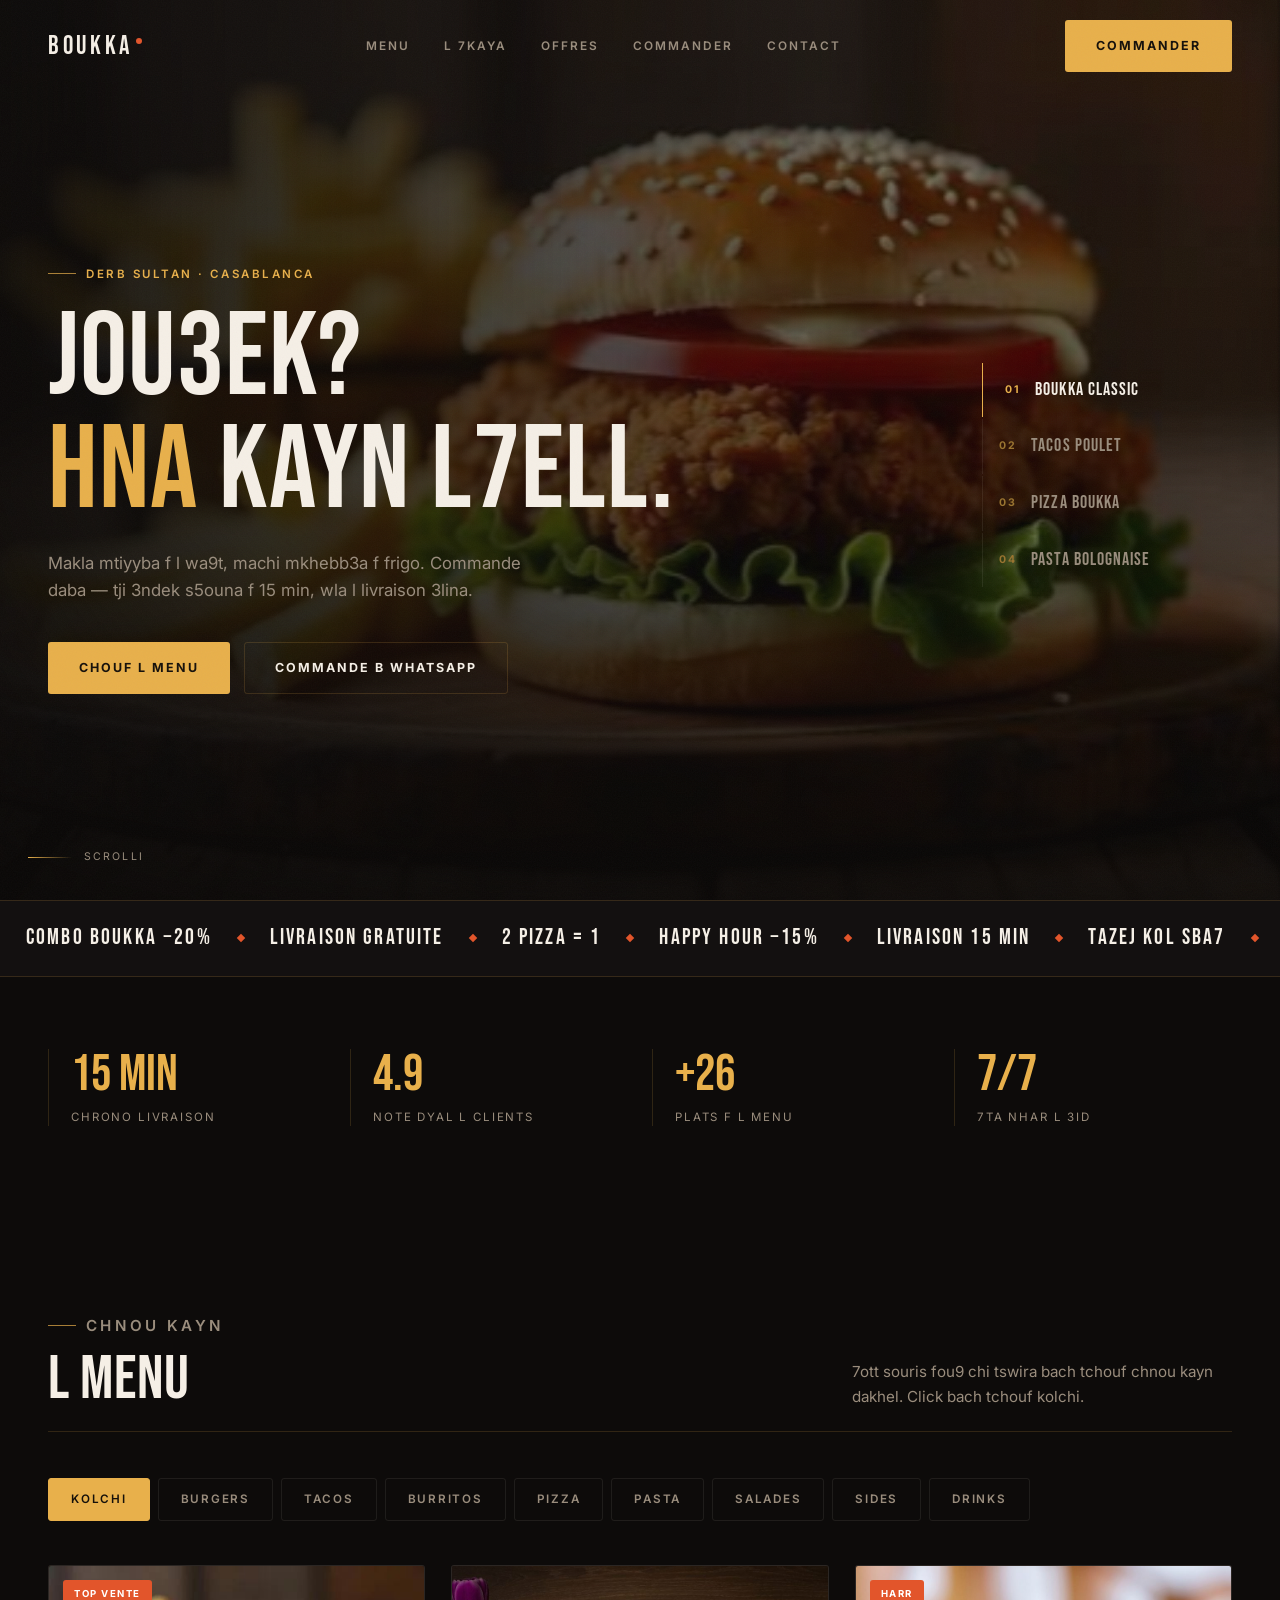
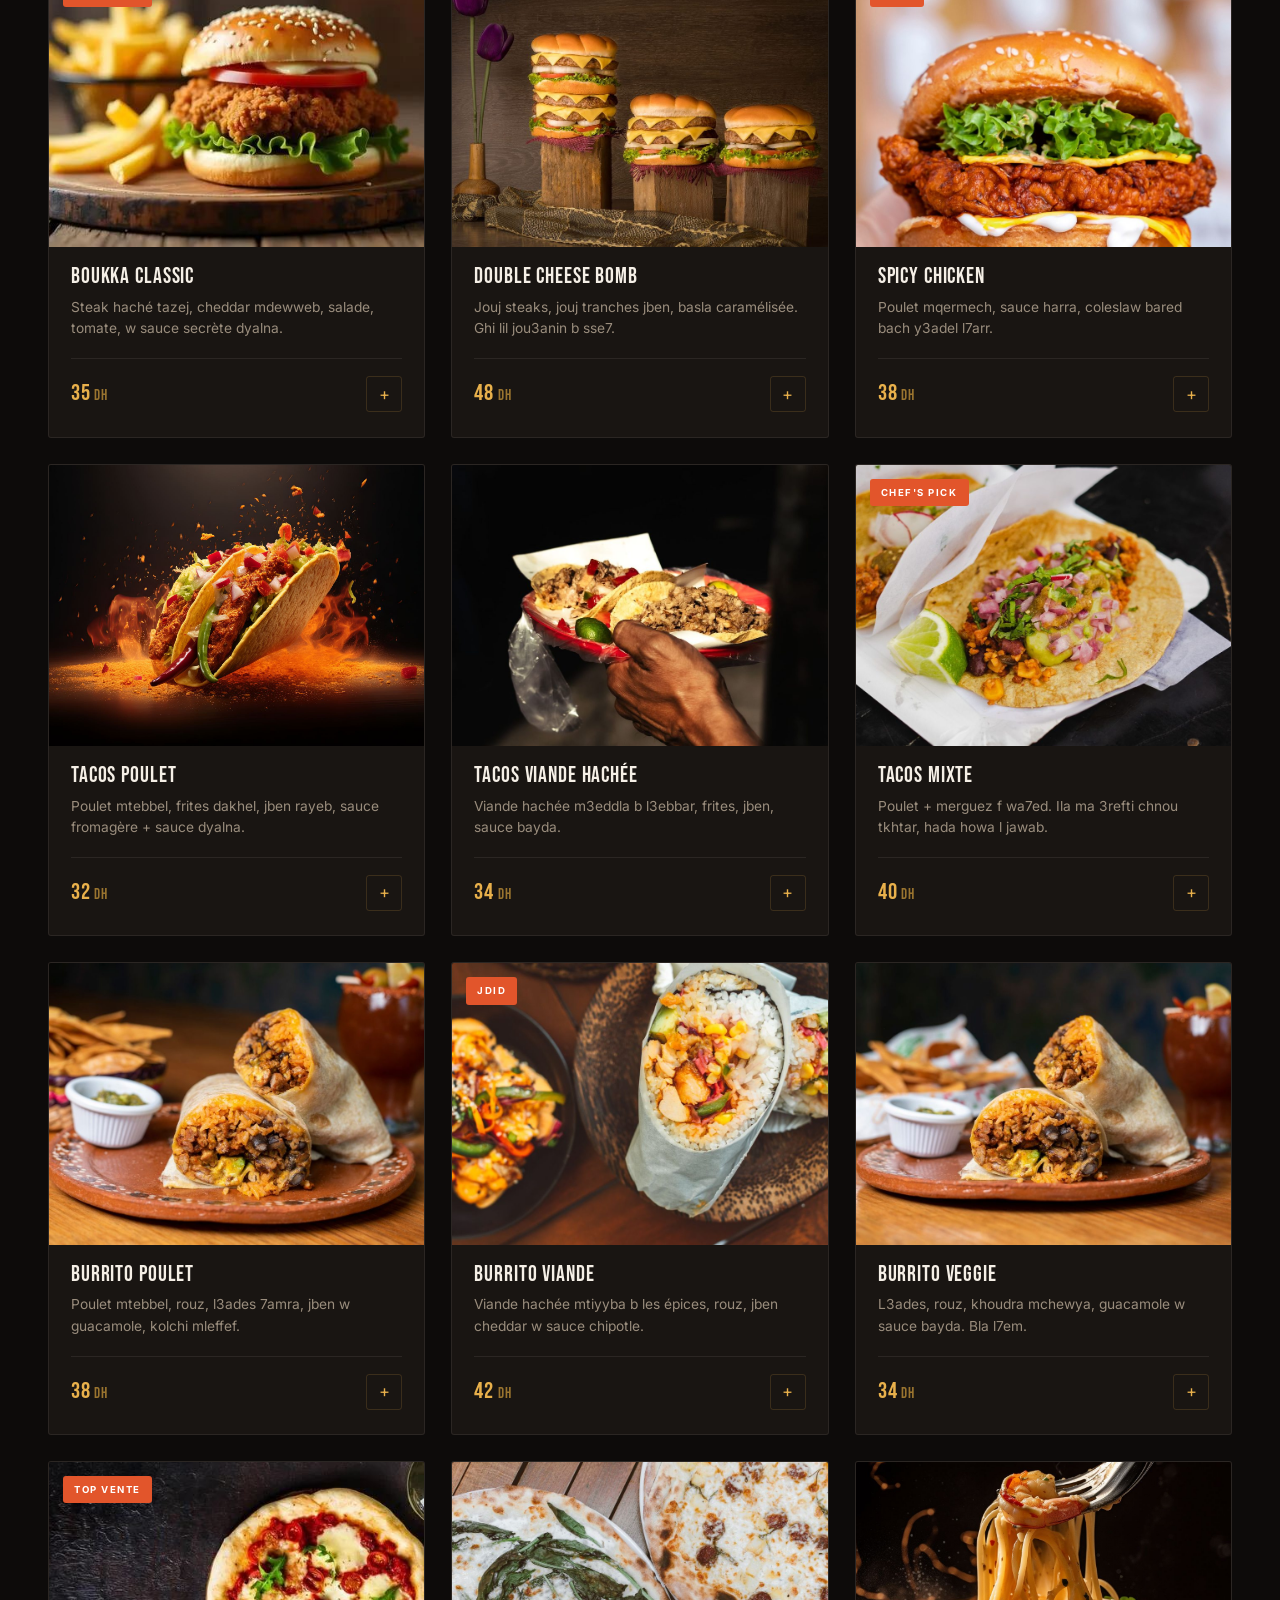
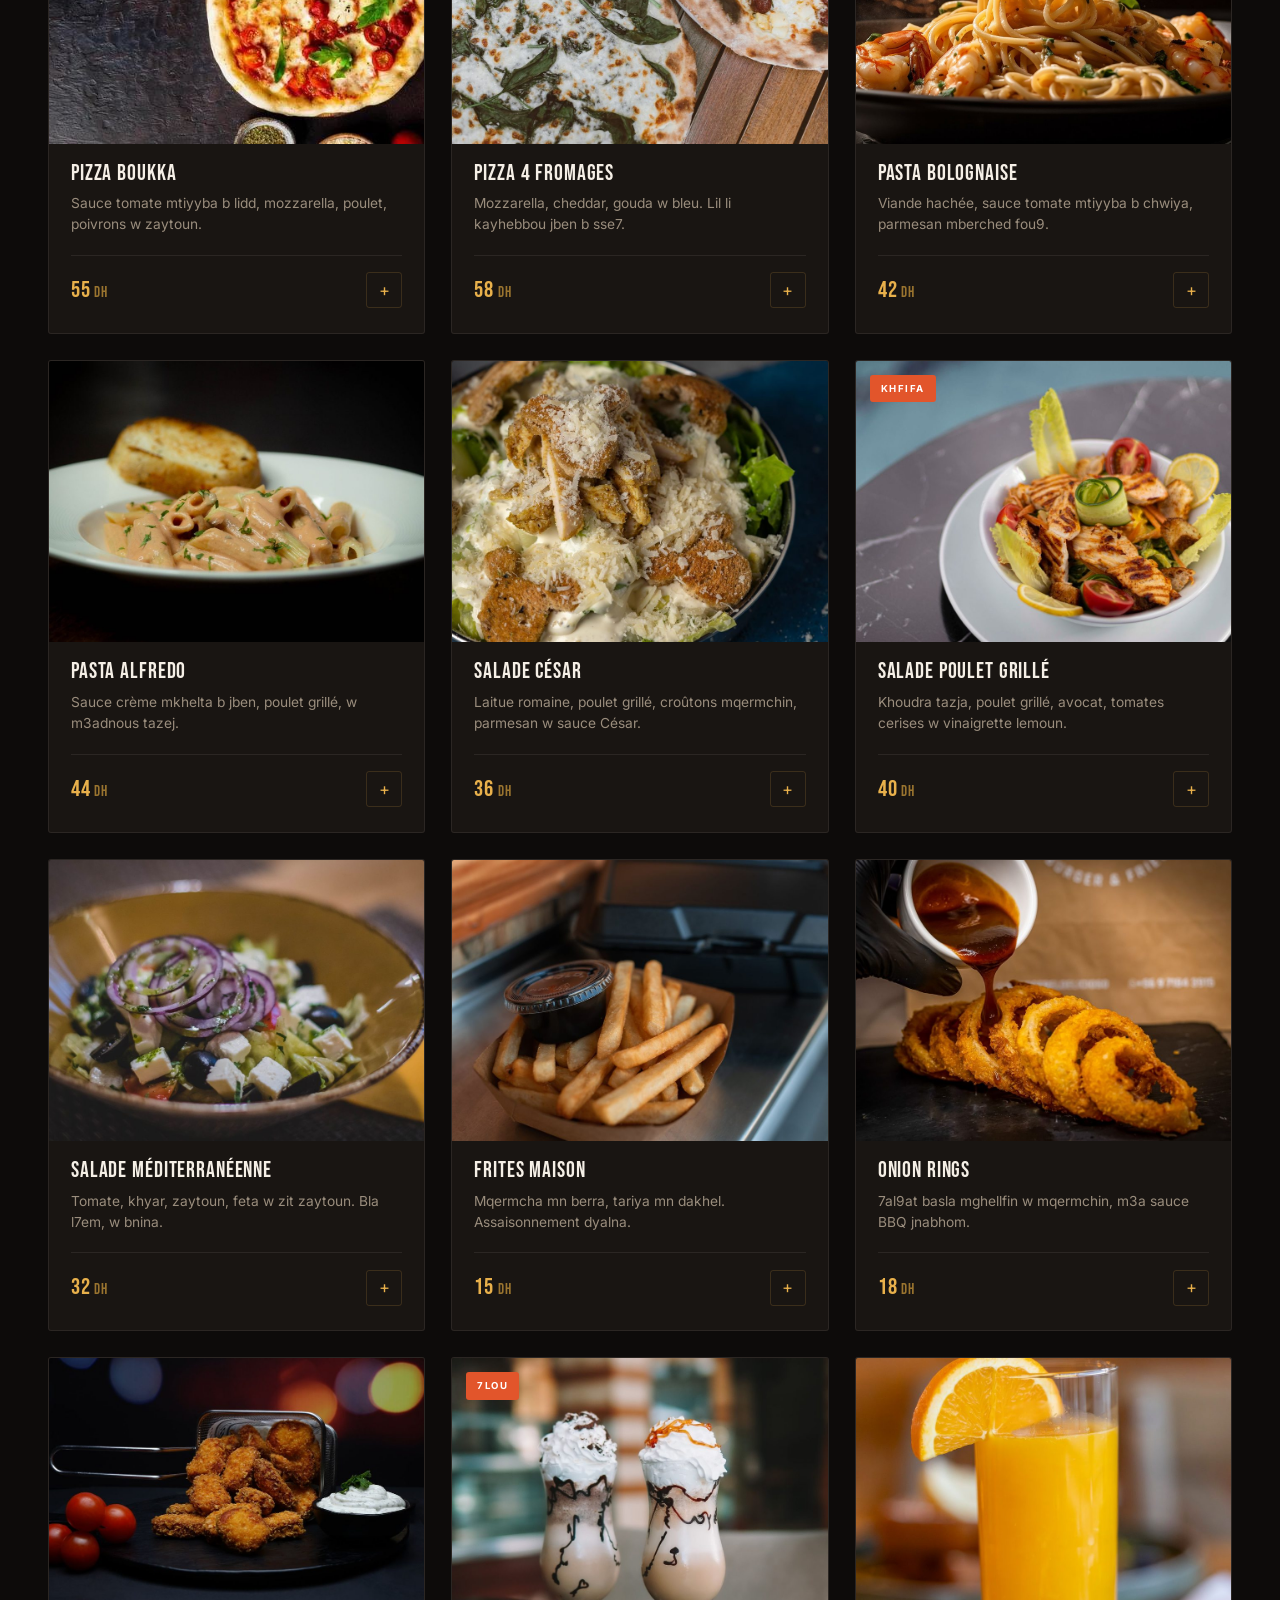
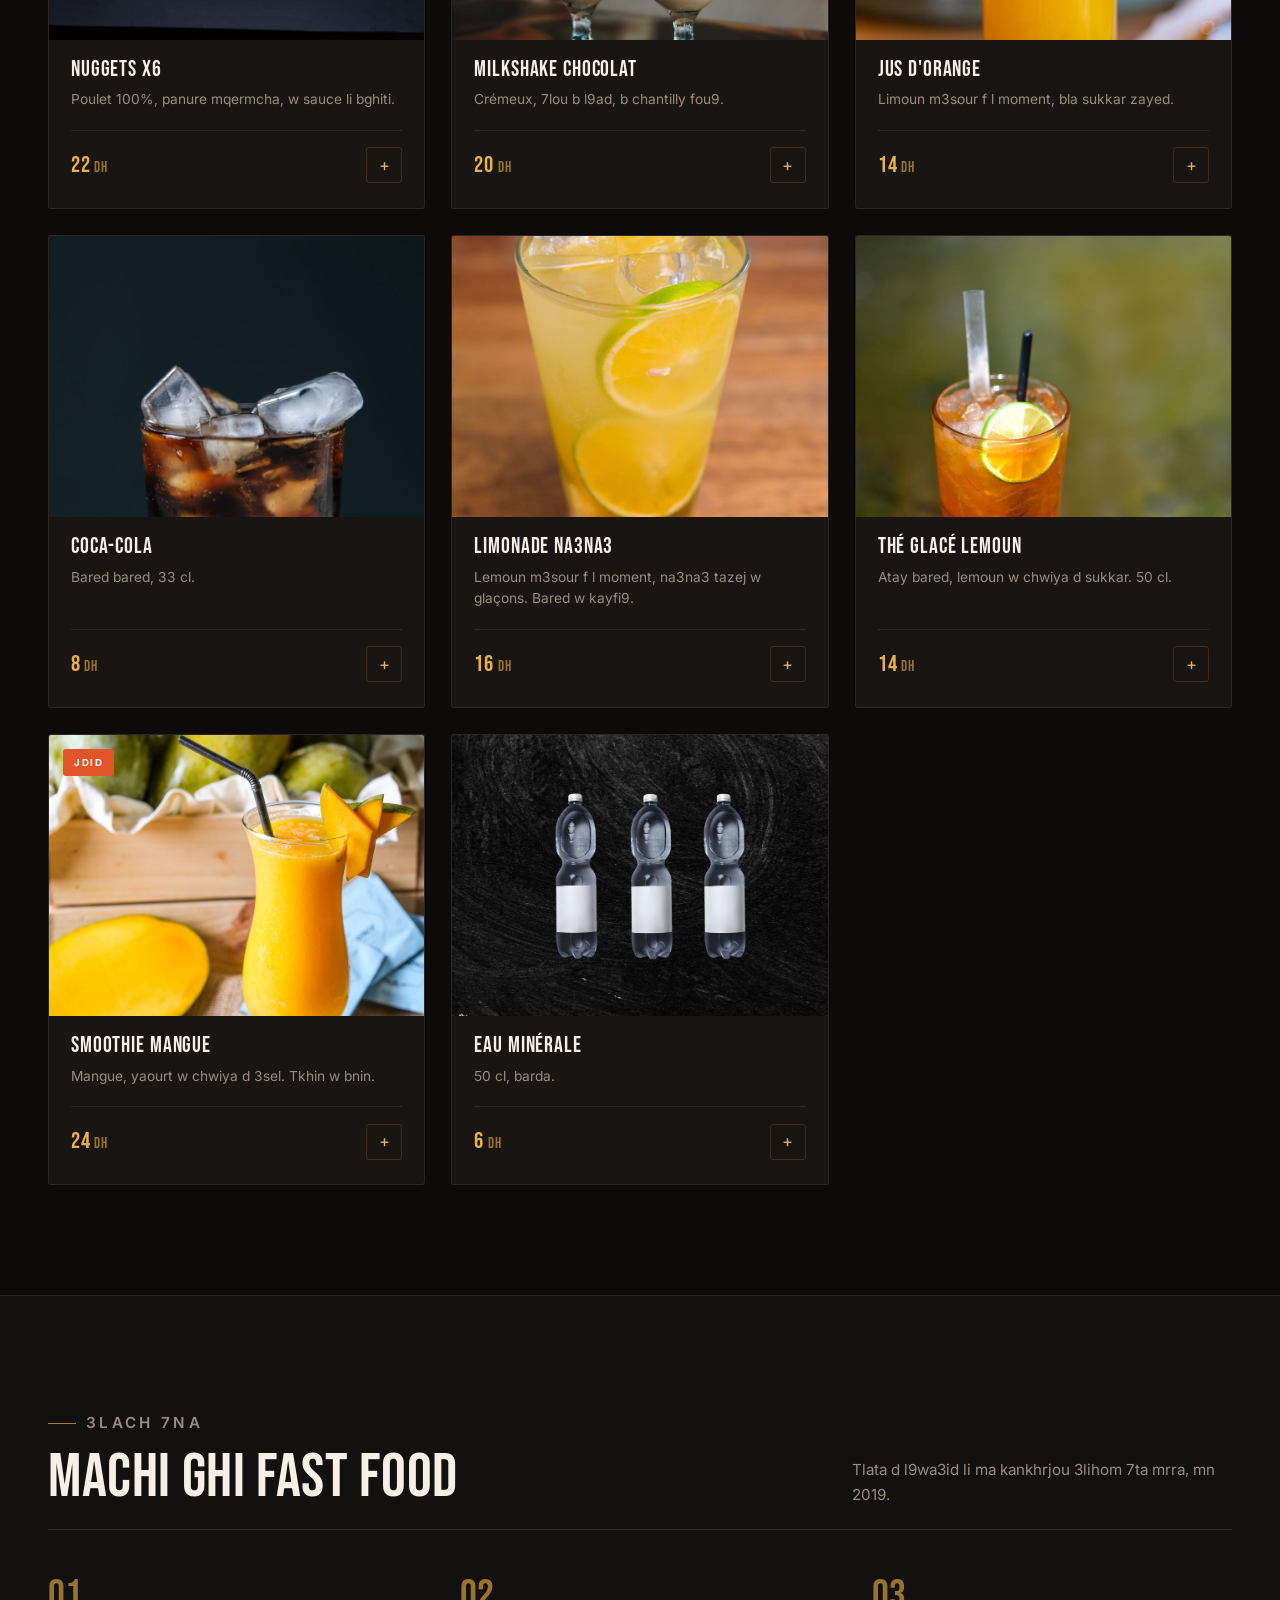
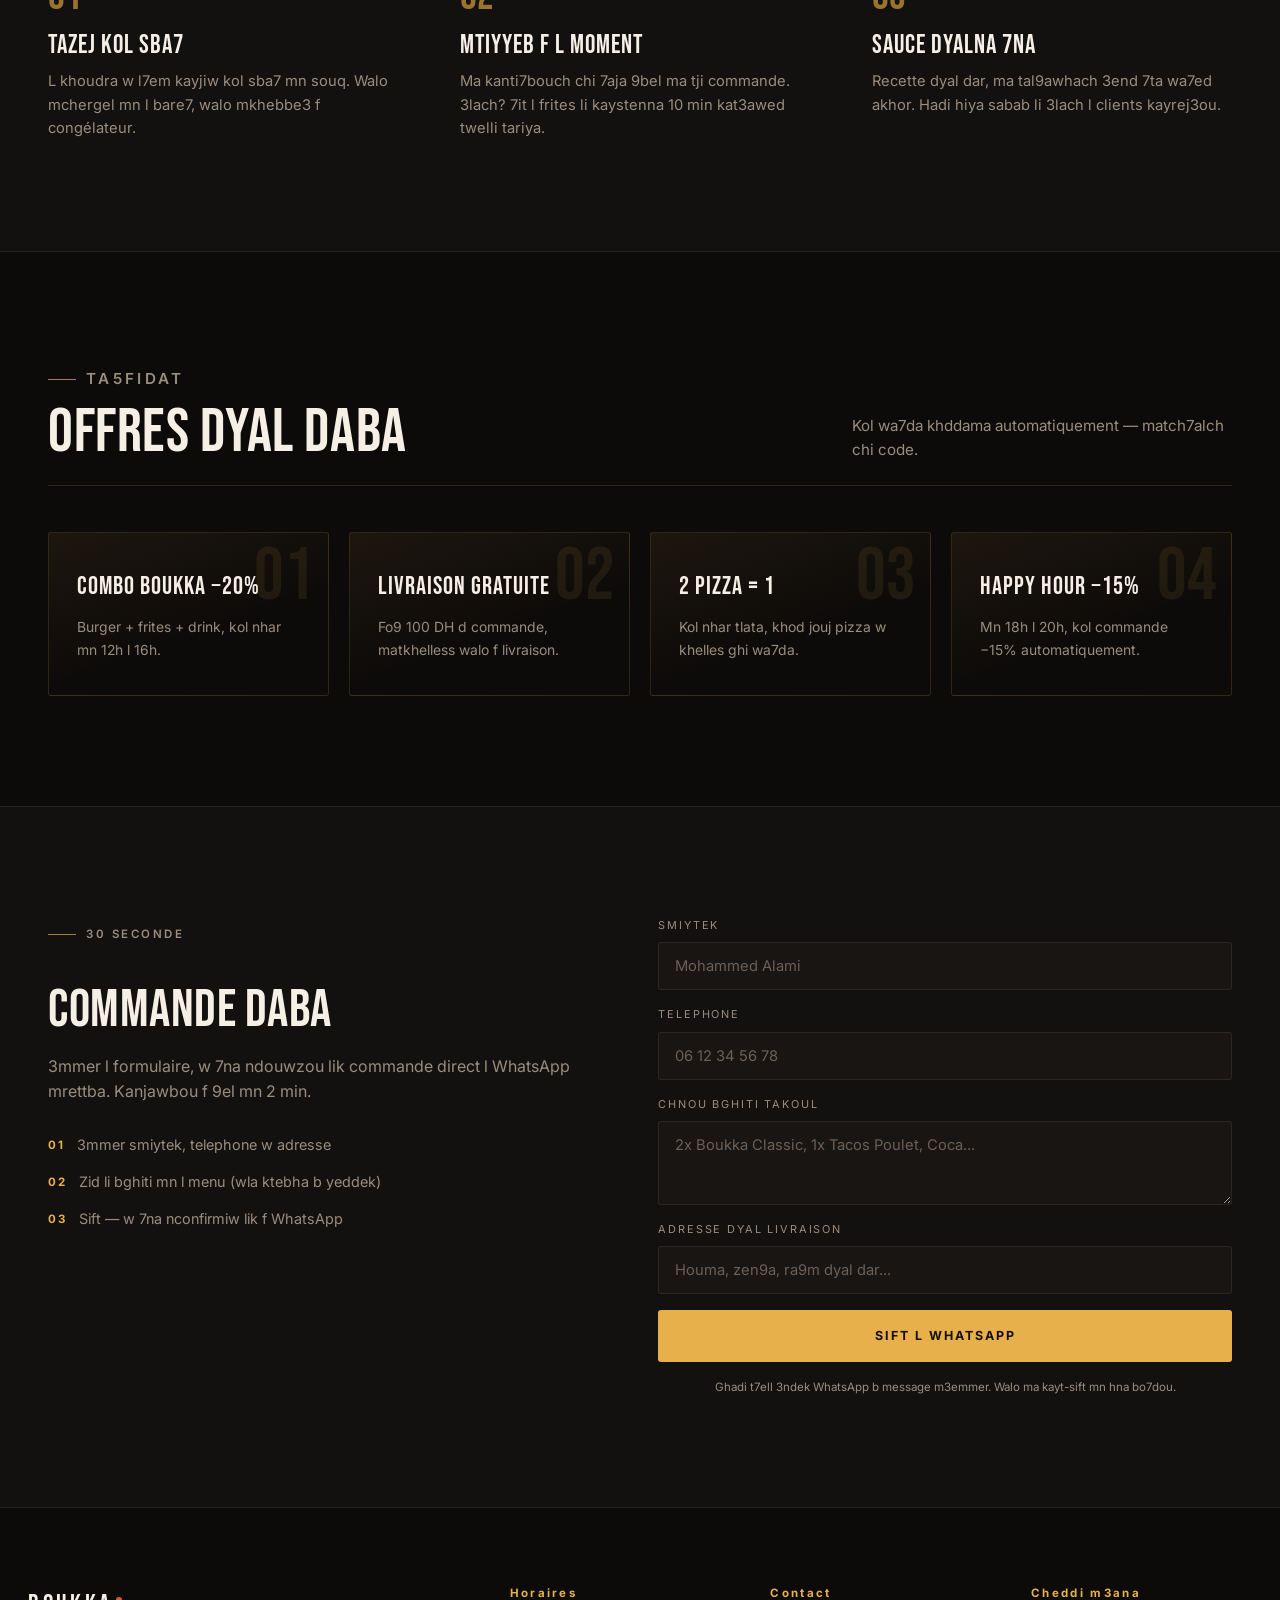
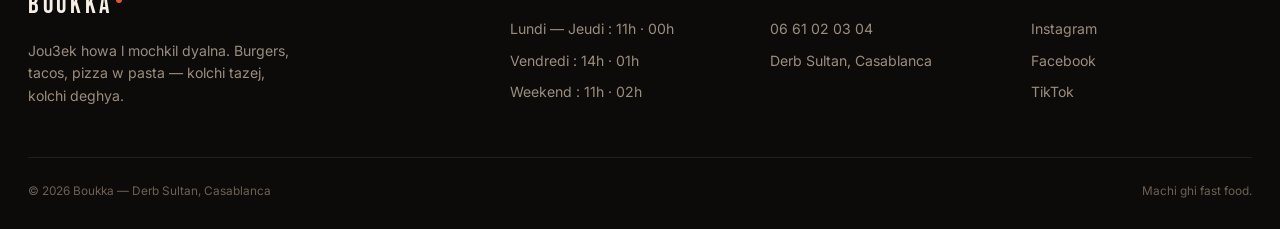
<file: index.html>
<!DOCTYPE html>
<html lang="fr">
<head>
<meta charset="UTF-8">
<meta name="viewport" content="width=device-width, initial-scale=1.0">
<title>BOUKKA — Fast Food, Casablanca</title>
<meta name="description" content="Burgers, tacos, pizza w pasta mtiyybin f l wa9t. Commande b WhatsApp, tji 3ndek f 15 min. Derb Sultan, Casablanca.">
<link rel="preconnect" href="https://fonts.googleapis.com">
<link rel="preconnect" href="https://fonts.gstatic.com" crossorigin>
<link href="https://fonts.googleapis.com/css2?family=Bebas+Neue&family=Inter:wght@400;500;600;700&display=swap" rel="stylesheet">
<link rel="stylesheet" href="style.css">
</head>
<body>

<!-- ============ NAV ============ -->
<header class="nav" id="nav">
  <div class="nav-inner">
    <a href="#top" class="logo">Boukka<i></i></a>
    <nav class="nav-links" id="navLinks">
      <a href="#menu">Menu</a>
      <a href="#story">L 7kaya</a>
      <a href="#offers">Offres</a>
      <a href="#order">Commander</a>
      <a href="#contact">Contact</a>
    </nav>
    <a href="#order" class="btn btn-gold">Commander</a>
    <button class="burger" id="burgerBtn" aria-label="Menu" aria-expanded="false">
      <span></span><span></span><span></span>
    </button>
  </div>
</header>

<!-- ============ HERO ============ -->
<section class="hero" id="top">
  <div class="hero-bg" id="heroBg"><!-- slides injectés par JS --></div>
  <div class="hero-veil"></div>

  <div class="hero-inner">
    <div class="hero-copy">
      <p class="kicker">Derb Sultan · Casablanca</p>
      <h1>Jou3ek?<br><em>Hna</em> kayn l7ell.</h1>
      <p class="hero-sub">
        Makla mtiyyba f l wa9t, machi mkhebb3a f frigo. Commande daba —
        tji 3ndek s5ouna f 15 min, wla l livraison 3lina.
      </p>
      <div class="hero-cta">
        <a href="#menu" class="btn btn-gold">Chouf l menu</a>
        <a href="#order" class="btn btn-ghost">Commande b WhatsApp</a>
      </div>
    </div>

    <div class="hero-rail" id="heroRail"><!-- injecté par JS --></div>
  </div>

  <div class="scroll-hint"><i></i> Scrolli</div>
</section>

<!-- ============ MARQUEE ============ -->
<div class="marquee">
  <div class="marquee-track" id="marqueeTrack"><!-- injecté par JS --></div>
</div>

<!-- ============ STATS ============ -->
<div class="stats" id="stats">
  <div class="stat"><strong data-count="15" data-suffix=" min">0</strong><span>Chrono livraison</span></div>
  <div class="stat"><strong data-count="4.9" data-decimals="1">0</strong><span>Note dyal l clients</span></div>
  <div class="stat"><strong data-count="26" data-prefix="+">0</strong><span>Plats f l menu</span></div>
  <div class="stat"><strong data-count="7" data-suffix="/7">0</strong><span>7ta nhar l 3id</span></div>
</div>

<!-- ============ MENU ============ -->
<section class="section" id="menu">
  <div class="section-head reveal">
    <div>
      <p class="kicker">Chnou kayn</p>
      <h2>L menu</h2>
    </div>
    <p>7ott souris fou9 chi tswira bach tchouf chnou kayn dakhel. Click bach tchouf kolchi.</p>
  </div>

  <div class="filters" id="filters"><!-- injecté par JS --></div>
  <div class="grid" id="menuGrid"><!-- injecté par JS --></div>
</section>

<!-- ============ STORY ============ -->
<section class="story" id="story">
  <div class="section">
    <div class="section-head reveal">
      <div>
        <p class="kicker">3lach 7na</p>
        <h2>Machi ghi fast food</h2>
      </div>
      <p>Tlata d l9wa3id li ma kankhrjou 3lihom 7ta mrra, mn 2019.</p>
    </div>

    <div class="story-grid">
      <div class="story-item reveal">
        <span>01</span>
        <h3>Tazej kol sba7</h3>
        <p>L khoudra w l7em kayjiw kol sba7 mn souq. Walo mchergel mn l bare7, walo mkhebbe3 f congélateur.</p>
      </div>
      <div class="story-item reveal">
        <span>02</span>
        <h3>Mtiyyeb f l moment</h3>
        <p>Ma kanti7bouch chi 7aja 9bel ma tji commande. 3lach? 7it l frites li kaystenna 10 min kat3awed twelli tariya.</p>
      </div>
      <div class="story-item reveal">
        <span>03</span>
        <h3>Sauce dyalna 7na</h3>
        <p>Recette dyal dar, ma tal9awhach 3end 7ta wa7ed akhor. Hadi hiya sabab li 3lach l clients kayrej3ou.</p>
      </div>
    </div>
  </div>
</section>

<!-- ============ OFFRES ============ -->
<section class="section" id="offers">
  <div class="section-head reveal">
    <div>
      <p class="kicker">Ta5fidat</p>
      <h2>Offres dyal daba</h2>
    </div>
    <p>Kol wa7da khddama automatiquement — match7alch chi code.</p>
  </div>
  <div class="offers-grid" id="offersGrid"><!-- injecté par JS --></div>
</section>

<!-- ============ COMMANDE ============ -->
<section class="order" id="order">
  <div class="section">
    <div class="order-grid">
      <div class="order-copy reveal">
        <p class="kicker">30 seconde</p>
        <h2>Commande daba</h2>
        <p>3mmer l formulaire, w 7na ndouwzou lik commande direct l WhatsApp mrettba. Kanjawbou f 9el mn 2 min.</p>
        <ul class="order-points">
          <li><b>01</b> 3mmer smiytek, telephone w adresse</li>
          <li><b>02</b> Zid li bghiti mn l menu (wla ktebha b yeddek)</li>
          <li><b>03</b> Sift — w 7na nconfirmiw lik f WhatsApp</li>
        </ul>
      </div>

      <form id="orderForm" class="reveal">
        <div class="field">
          <label for="name">Smiytek</label>
          <input type="text" id="name" placeholder="Mohammed Alami" required>
        </div>
        <div class="field">
          <label for="phone">Telephone</label>
          <input type="tel" id="phone" placeholder="06 12 34 56 78" required>
        </div>
        <div class="field">
          <label for="items">Chnou bghiti takoul</label>
          <textarea id="items" rows="3" placeholder="2x Boukka Classic, 1x Tacos Poulet, Coca..." required></textarea>
        </div>
        <div class="field">
          <label for="address">Adresse dyal livraison</label>
          <input type="text" id="address" placeholder="Houma, zen9a, ra9m dyal dar..." required>
        </div>
        <button type="submit" class="btn btn-gold btn-full">Sift l WhatsApp</button>
        <p class="form-note">Ghadi t7ell 3ndek WhatsApp b message m3emmer. Walo ma kayt-sift mn hna bo7dou.</p>
      </form>
    </div>
  </div>
</section>

<!-- ============ FOOTER ============ -->
<footer class="footer" id="contact">
  <div class="footer-inner">
    <div class="footer-brand">
      <span class="logo">Boukka<i></i></span>
      <p>Jou3ek howa l mochkil dyalna. Burgers, tacos, pizza w pasta — kolchi tazej, kolchi deghya.</p>
    </div>
    <div class="footer-col">
      <h4>Horaires</h4>
      <p>Lundi — Jeudi : 11h · 00h</p>
      <p>Vendredi : 14h · 01h</p>
      <p>Weekend : 11h · 02h</p>
    </div>
    <div class="footer-col">
      <h4>Contact</h4>
      <a href="tel:+212661020304">06 61 02 03 04</a>
      <p>Derb Sultan, Casablanca</p>
    </div>
    <div class="footer-col">
      <h4>Cheddi m3ana</h4>
      <a href="#">Instagram</a>
      <a href="#">Facebook</a>
      <a href="#">TikTok</a>
    </div>
  </div>
  <div class="footer-bottom">
    <p>© 2026 Boukka — Derb Sultan, Casablanca</p>
    <p>Machi ghi fast food.</p>
  </div>
</footer>

<script src="menu-data.js"></script>
<script src="app.js"></script>
<script src="home.js"></script>
</body>
</html>
</file>
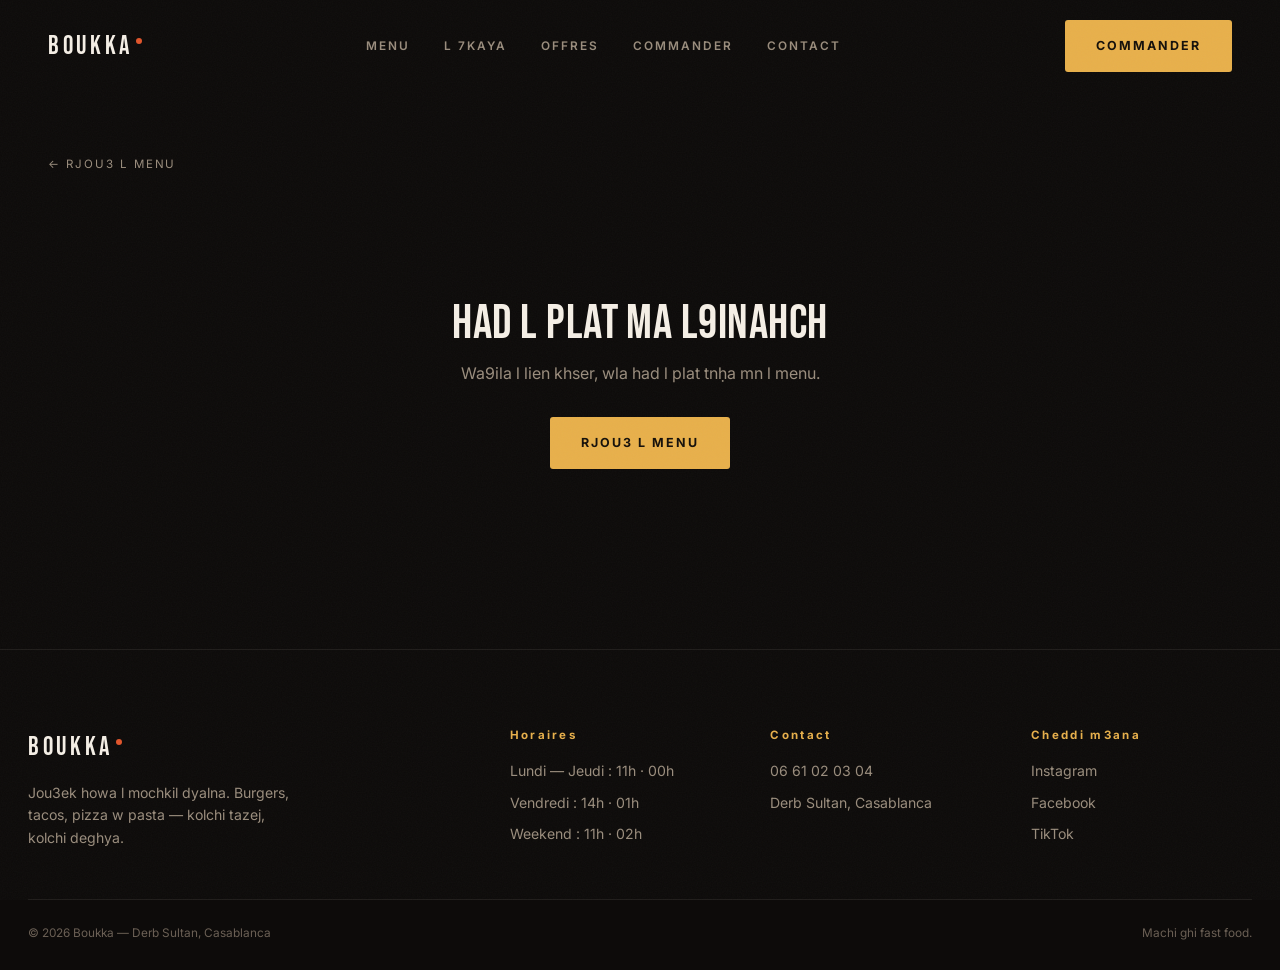
<file: product.html>
<!DOCTYPE html>
<html lang="fr">
<head>
<meta charset="UTF-8">
<meta name="viewport" content="width=device-width, initial-scale=1.0">
<title>Boukka — Plat</title>
<link rel="preconnect" href="https://fonts.googleapis.com">
<link rel="preconnect" href="https://fonts.gstatic.com" crossorigin>
<link href="https://fonts.googleapis.com/css2?family=Bebas+Neue&family=Inter:wght@400;500;600;700&display=swap" rel="stylesheet">
<link rel="stylesheet" href="style.css">
</head>
<body>

<!-- ============ NAV ============ -->
<header class="nav" id="nav">
  <div class="nav-inner">
    <a href="index.html#top" class="logo">Boukka<i></i></a>
    <nav class="nav-links" id="navLinks">
      <a href="index.html#menu">Menu</a>
      <a href="index.html#story">L 7kaya</a>
      <a href="index.html#offers">Offres</a>
      <a href="index.html#order">Commander</a>
      <a href="index.html#contact">Contact</a>
    </nav>
    <a href="index.html#order" class="btn btn-gold">Commander</a>
    <button class="burger" id="burgerBtn" aria-label="Menu" aria-expanded="false">
      <span></span><span></span><span></span>
    </button>
  </div>
</header>

<!-- ============ PRODUIT ============ -->
<main class="product">
  <a href="index.html#menu" class="back-link">← Rjou3 l menu</a>
  <div class="product-grid" id="productGrid"><!-- injecté par JS --></div>
</main>

<!-- ============ RECOMMANDÉ ============ -->
<section class="section" id="recommended" hidden>
  <div class="section-head reveal">
    <div>
      <p class="kicker">Ghadi y3ejbek ossi</p>
      <h2>Zid m3ah</h2>
    </div>
    <p>Li kayakhdouh l clients l akhrin m3a had l plat.</p>
  </div>
  <div class="grid" id="recommendedGrid"><!-- injecté par JS --></div>
</section>

<!-- ============ FOOTER ============ -->
<footer class="footer" id="contact">
  <div class="footer-inner">
    <div class="footer-brand">
      <span class="logo">Boukka<i></i></span>
      <p>Jou3ek howa l mochkil dyalna. Burgers, tacos, pizza w pasta — kolchi tazej, kolchi deghya.</p>
    </div>
    <div class="footer-col">
      <h4>Horaires</h4>
      <p>Lundi — Jeudi : 11h · 00h</p>
      <p>Vendredi : 14h · 01h</p>
      <p>Weekend : 11h · 02h</p>
    </div>
    <div class="footer-col">
      <h4>Contact</h4>
      <a href="tel:+212661020304">06 61 02 03 04</a>
      <p>Derb Sultan, Casablanca</p>
    </div>
    <div class="footer-col">
      <h4>Cheddi m3ana</h4>
      <a href="#">Instagram</a>
      <a href="#">Facebook</a>
      <a href="#">TikTok</a>
    </div>
  </div>
  <div class="footer-bottom">
    <p>© 2026 Boukka — Derb Sultan, Casablanca</p>
    <p>Machi ghi fast food.</p>
  </div>
</footer>

<script src="menu-data.js"></script>
<script src="app.js"></script>
<script src="product.js"></script>
</body>
</html>
</file>
<file: style.css>
/* =========================================================
   BOUKKA — thème "Dark Gourmet"
   Khalfiya soda, accents dheb (gold) + jamra (ember),
   typographie condensed kbira, zawaya 7adda.
   ========================================================= */

:root{
  --bg:        #0d0b0a;
  --bg-2:      #131010;
  --surface:   #191512;
  --surface-2: #221b16;

  --gold:      #e8b04b;
  --gold-soft: #f2cd83;
  --gold-dim:  #9a742f;
  --ember:     #e2552b;

  --text:      #f5efe6;
  --muted:     #9a8d7d;
  --line:      rgba(232,176,75,.16);
  --line-soft: rgba(245,239,230,.08);

  --maxw: 1240px;
  --r: 3px;

  --ease: cubic-bezier(.22,.61,.36,1);
}

*{box-sizing:border-box; margin:0; padding:0;}

html{
  scroll-behavior:smooth;
  -webkit-text-size-adjust:100%;
}

/* l nav fixe kaghatti ras l page — bach l ancres ma ydkhloch t7tiha */
[id]{scroll-margin-top:92px;}
#top{scroll-margin-top:0;}

body{
  background:var(--bg);
  color:var(--text);
  font-family:'Inter', system-ui, -apple-system, sans-serif;
  font-size:16px;
  line-height:1.6;
  overflow-x:hidden;
  -webkit-font-smoothing:antialiased;
}

/* grain khafifa fou9 kolchi bach ykoun l look premium */
body::after{
  content:"";
  position:fixed;
  inset:0;
  z-index:999;
  pointer-events:none;
  opacity:.035;
  background-image:url("data:image/svg+xml,%3Csvg xmlns='http://www.w3.org/2000/svg' width='160' height='160'%3E%3Cfilter id='n'%3E%3CfeTurbulence type='fractalNoise' baseFrequency='.8' numOctaves='3'/%3E%3C/filter%3E%3Crect width='160' height='160' filter='url(%23n)'/%3E%3C/svg%3E");
}

img{max-width:100%; display:block;}
a{color:inherit; text-decoration:none;}
button{font:inherit; color:inherit;}

::selection{background:var(--gold); color:#14100c;}

:focus-visible{
  outline:2px solid var(--gold);
  outline-offset:3px;
}

/* ===== Typographie ===== */
.display{
  font-family:'Bebas Neue', 'Arial Narrow', sans-serif;
  font-weight:400;
  letter-spacing:.01em;
  line-height:.92;
  text-transform:uppercase;
}

h1,h2,h3{font-family:'Bebas Neue', 'Arial Narrow', sans-serif; font-weight:400; line-height:.95; text-transform:uppercase; letter-spacing:.01em;}

.kicker{
  display:inline-flex;
  align-items:center;
  gap:10px;
  font-size:.72rem;
  font-weight:600;
  letter-spacing:.22em;
  text-transform:uppercase;
  color:var(--gold);
}
.kicker::before{
  content:"";
  width:28px; height:1px;
  background:var(--gold);
  opacity:.7;
}

.section{
  max-width:var(--maxw);
  margin:0 auto;
  padding:110px 28px;
}
.section-head{
  display:flex;
  align-items:flex-end;
  justify-content:space-between;
  gap:30px;
  flex-wrap:wrap;
  margin-bottom:46px;
  padding-bottom:22px;
  border-bottom:1px solid var(--line);
}
.section-head h2{
  font-size:clamp(2.4rem, 5.5vw, 3.9rem);
  margin-top:12px;
}
.section-head p{
  color:var(--muted);
  max-width:38ch;
  font-size:.95rem;
}

/* ===== Boutons ===== */
.btn{
  position:relative;
  display:inline-flex;
  align-items:center;
  justify-content:center;
  gap:10px;
  padding:15px 30px;
  border:1px solid transparent;
  border-radius:var(--r);
  font-size:.78rem;
  font-weight:700;
  letter-spacing:.16em;
  text-transform:uppercase;
  cursor:pointer;
  overflow:hidden;
  transition:background .3s var(--ease), color .3s var(--ease), border-color .3s var(--ease), transform .2s var(--ease);
}
.btn:active{transform:translateY(1px);}

.btn-gold{
  background:var(--gold);
  color:#15100a;
}
.btn-gold:hover{background:var(--gold-soft);}
.btn-gold::after{
  content:"";
  position:absolute;
  top:0; left:-70%;
  width:45%; height:100%;
  background:linear-gradient(120deg, transparent, rgba(255,255,255,.55), transparent);
  transform:skewX(-20deg);
  transition:left .65s var(--ease);
}
.btn-gold:hover::after{left:140%;}

.btn-ghost{
  border-color:var(--line);
  color:var(--text);
  background:transparent;
}
.btn-ghost:hover{
  border-color:var(--gold);
  color:var(--gold);
  background:rgba(232,176,75,.06);
}

.btn-full{width:100%;}

/* ===== Nav ===== */
.nav{
  position:fixed;
  top:0; left:0; right:0;
  z-index:100;
  transition:background .4s var(--ease), border-color .4s var(--ease), backdrop-filter .4s var(--ease);
  border-bottom:1px solid transparent;
}
.nav.scrolled{
  background:rgba(13,11,10,.93);
  backdrop-filter:blur(14px);
  border-bottom-color:var(--line);
}
.nav-inner{
  max-width:var(--maxw);
  margin:0 auto;
  padding:20px 28px;
  display:flex;
  align-items:center;
  justify-content:space-between;
  gap:24px;
  transition:padding .4s var(--ease);
}
.nav.scrolled .nav-inner{padding:13px 28px;}

.logo{
  font-family:'Bebas Neue', 'Arial Narrow', sans-serif;
  font-size:1.65rem;
  letter-spacing:.14em;
  text-transform:uppercase;
  display:inline-flex;
  align-items:center;
  gap:3px;
}
.logo i{
  width:6px; height:6px;
  background:var(--ember);
  border-radius:50%;
  display:inline-block;
  margin-bottom:10px;
}

.nav-links{
  display:flex;
  gap:34px;
}
.nav-links a{
  font-size:.74rem;
  font-weight:600;
  letter-spacing:.17em;
  text-transform:uppercase;
  color:var(--muted);
  white-space:nowrap;
  position:relative;
  padding:4px 0;
  transition:color .25s var(--ease);
}
.nav-links a::after{
  content:"";
  position:absolute;
  left:0; bottom:0;
  width:0; height:1px;
  background:var(--gold);
  transition:width .3s var(--ease);
}
.nav-links a:hover{color:var(--text);}
.nav-links a:hover::after{width:100%;}

.burger{
  display:none;
  flex-direction:column;
  gap:5px;
  background:none;
  border:none;
  cursor:pointer;
  padding:6px;
}
.burger span{
  width:24px; height:2px;
  background:var(--text);
  transition:.3s var(--ease);
}
.burger.open span:nth-child(1){transform:translateY(7px) rotate(45deg);}
.burger.open span:nth-child(2){opacity:0;}
.burger.open span:nth-child(3){transform:translateY(-7px) rotate(-45deg);}

/* ===== Hero ===== */
.hero{
  position:relative;
  min-height:100svh;
  display:flex;
  align-items:center;
  overflow:hidden;
}
.hero-bg{
  position:absolute;
  inset:0;
  z-index:0;
  will-change:transform;
}
.hero-slide{
  position:absolute;
  inset:0;
  opacity:0;
  visibility:hidden;
  transition:opacity 1s var(--ease);
}
.hero-slide.active{opacity:1; visibility:visible;}
.hero-slide img{
  width:100%; height:100%;
  object-fit:cover;
  transform:scale(1.06);
  transition:transform 7s linear;
}
.hero-slide.active img{transform:scale(1);}

.hero-veil{
  position:absolute;
  inset:0;
  z-index:1;
  background:
    linear-gradient(90deg, rgba(10,8,7,.94) 0%, rgba(10,8,7,.72) 42%, rgba(10,8,7,.35) 100%),
    linear-gradient(0deg, rgba(10,8,7,.9) 0%, rgba(10,8,7,.1) 45%);
}

.hero-inner{
  position:relative;
  z-index:2;
  max-width:var(--maxw);
  margin:0 auto;
  padding:140px 28px 90px;
  width:100%;
  display:flex;
  align-items:center;
  justify-content:space-between;
  gap:50px;
}
.hero-copy{max-width:700px;}
.hero h1{
  font-size:clamp(3.4rem, 10vw, 7.4rem);
  margin:20px 0 22px;
}
.hero h1 em{
  font-style:normal;
  color:var(--gold);
}
.hero-sub{
  color:var(--muted);
  font-size:1.05rem;
  max-width:46ch;
  margin-bottom:38px;
}
.hero-cta{display:flex; gap:14px; flex-wrap:wrap;}

/* liste dyal les plats 3la lim1n dyal hero */
.hero-rail{
  display:flex;
  flex-direction:column;
  gap:2px;
  min-width:250px;
}
.rail-item{
  display:flex;
  align-items:center;
  gap:14px;
  padding:13px 0 13px 16px;
  border-left:1px solid var(--line-soft);
  background:none;
  border-top:none; border-right:none; border-bottom:none;
  cursor:pointer;
  text-align:left;
  transition:border-color .35s var(--ease), padding-left .35s var(--ease);
}
.rail-item span{
  font-size:.66rem;
  letter-spacing:.2em;
  color:var(--gold-dim);
  font-weight:700;
  transition:color .3s var(--ease);
}
.rail-item strong{
  font-family:'Bebas Neue', 'Arial Narrow', sans-serif;
  font-weight:400;
  font-size:1.12rem;
  letter-spacing:.06em;
  text-transform:uppercase;
  color:var(--muted);
  transition:color .3s var(--ease);
}
.rail-item:hover strong{color:var(--text);}
.rail-item.active{
  border-left-color:var(--gold);
  padding-left:22px;
}
.rail-item.active span{color:var(--gold);}
.rail-item.active strong{color:var(--text);}

.scroll-hint{
  position:absolute;
  left:28px; bottom:34px;
  z-index:2;
  display:flex;
  align-items:center;
  gap:12px;
  font-size:.66rem;
  letter-spacing:.2em;
  text-transform:uppercase;
  color:var(--muted);
}
.scroll-hint i{
  width:44px; height:1px;
  background:linear-gradient(90deg, var(--gold), transparent);
  display:block;
  animation:hintSlide 2.2s var(--ease) infinite;
}
@keyframes hintSlide{
  0%,100%{transform:translateX(0); opacity:1;}
  50%{transform:translateX(10px); opacity:.45;}
}

/* ===== Marquee (bande mtaharrka) ===== */
.marquee{
  border-top:1px solid var(--line);
  border-bottom:1px solid var(--line);
  background:var(--bg-2);
  overflow:hidden;
  padding:20px 0;
}
.marquee-track{
  display:flex;
  width:max-content;
  animation:slideLeft 32s linear infinite;
}
.marquee:hover .marquee-track{animation-play-state:paused;}
.marquee-group{
  display:flex;
  align-items:center;
  flex-shrink:0;
}
.marquee-group span{
  font-family:'Bebas Neue', 'Arial Narrow', sans-serif;
  font-size:1.35rem;
  letter-spacing:.1em;
  text-transform:uppercase;
  padding:0 26px;
  color:var(--text);
  white-space:nowrap;
}
.marquee-group i{
  width:6px; height:6px;
  background:var(--ember);
  transform:rotate(45deg);
  flex-shrink:0;
}
@keyframes slideLeft{
  from{transform:translateX(0);}
  to{transform:translateX(-50%);}
}

/* ===== Stats ===== */
.stats{
  max-width:var(--maxw);
  margin:0 auto;
  padding:72px 28px;
  display:grid;
  grid-template-columns:repeat(4, 1fr);
  gap:24px;
}
.stat{
  padding-left:22px;
  border-left:1px solid var(--line);
}
.stat strong{
  display:block;
  font-family:'Bebas Neue', 'Arial Narrow', sans-serif;
  font-weight:400;
  font-size:clamp(2.2rem, 4.4vw, 3.2rem);
  color:var(--gold);
  line-height:1;
}
.stat span{
  display:block;
  margin-top:8px;
  font-size:.72rem;
  letter-spacing:.16em;
  text-transform:uppercase;
  color:var(--muted);
}

/* ===== Menu ===== */
.filters{
  display:flex;
  gap:8px;
  flex-wrap:wrap;
  margin-bottom:44px;
}
.filter{
  background:transparent;
  border:1px solid var(--line-soft);
  border-radius:var(--r);
  padding:11px 22px;
  font-size:.73rem;
  font-weight:600;
  letter-spacing:.15em;
  text-transform:uppercase;
  color:var(--muted);
  cursor:pointer;
  transition:.28s var(--ease);
}
.filter:hover{color:var(--text); border-color:var(--line);}
.filter.active{
  background:var(--gold);
  border-color:var(--gold);
  color:#15100a;
}

.grid{
  display:grid;
  grid-template-columns:repeat(auto-fill, minmax(288px, 1fr));
  gap:26px;
}

.card{
  background:var(--surface);
  border:1px solid var(--line-soft);
  border-radius:var(--r);
  overflow:hidden;
  cursor:pointer;
  display:flex;
  flex-direction:column;
  animation:cardIn .5s var(--ease) both;
  transition:border-color .35s var(--ease), transform .35s var(--ease);
}
.card:hover{
  border-color:var(--line);
  transform:translateY(-5px);
}
@keyframes cardIn{
  from{opacity:0; transform:translateY(18px);}
  to{opacity:1; transform:translateY(0);}
}

/* media = tswira m3a l effet dyal "kayt7ell" */
.media{
  position:relative;
  aspect-ratio:4/3;
  overflow:hidden;
  background:var(--surface-2);
}
.media img{
  position:absolute;
  inset:0;
  width:100%; height:100%;
  object-fit:cover;
  transition:transform .7s var(--ease), opacity .45s var(--ease);
}
.media .media-alt{opacity:0;}
.media:hover .media-alt,
.card:hover .media .media-alt{opacity:1;}
.media:hover img,
.card:hover .media img{transform:scale(1.05);}

.badge{
  position:absolute;
  top:14px; left:14px;
  z-index:2;
  background:var(--ember);
  color:#fff;
  font-size:.6rem;
  font-weight:700;
  letter-spacing:.16em;
  text-transform:uppercase;
  padding:6px 11px;
  border-radius:var(--r);
}
.media-tag{
  position:absolute;
  right:14px; bottom:14px;
  z-index:2;
  font-size:.58rem;
  letter-spacing:.16em;
  text-transform:uppercase;
  color:var(--gold);
  background:rgba(13,11,10,.72);
  backdrop-filter:blur(6px);
  border:1px solid var(--line);
  padding:5px 10px;
  border-radius:var(--r);
  opacity:0;
  transform:translateY(6px);
  transition:.35s var(--ease);
}
.media:hover .media-tag,
.card:hover .media-tag{opacity:1; transform:translateY(0);}

.card-body{
  padding:20px 22px 24px;
  display:flex;
  flex-direction:column;
  gap:9px;
  flex:1;
}
.card-body h3{
  font-size:1.35rem;
  letter-spacing:.04em;
}
.card-body p{
  color:var(--muted);
  font-size:.86rem;
  line-height:1.55;
  flex:1;
}
.card-foot{
  display:flex;
  align-items:center;
  justify-content:space-between;
  margin-top:10px;
  padding-top:16px;
  border-top:1px solid var(--line-soft);
}
.price{
  font-family:'Bebas Neue', 'Arial Narrow', sans-serif;
  font-size:1.45rem;
  color:var(--gold);
  letter-spacing:.05em;
}
.price small{font-size:.65em; color:var(--gold-dim); margin-left:3px;}

.add-btn{
  width:36px; height:36px;
  border:1px solid var(--line);
  border-radius:var(--r);
  background:transparent;
  color:var(--gold);
  font-size:1.05rem;
  cursor:pointer;
  transition:.25s var(--ease);
}
.add-btn:hover{background:var(--gold); color:#15100a; border-color:var(--gold);}

.empty-note{
  grid-column:1 / -1;
  padding:50px 0;
  text-align:center;
  color:var(--muted);
}

/* ===== Story (about) ===== */
.story{background:var(--bg-2); border-top:1px solid var(--line-soft); border-bottom:1px solid var(--line-soft);}
.story-grid{
  display:grid;
  grid-template-columns:repeat(3, 1fr);
  gap:52px;
}
.story-item span{
  font-family:'Bebas Neue', 'Arial Narrow', sans-serif;
  font-size:2.6rem;
  color:var(--gold-dim);
  line-height:1;
  display:block;
  margin-bottom:16px;
}
.story-item h3{
  font-size:1.6rem;
  margin-bottom:12px;
  letter-spacing:.04em;
}
.story-item p{color:var(--muted); font-size:.92rem;}

/* ===== Offres ===== */
.offers-grid{
  display:grid;
  grid-template-columns:repeat(auto-fit, minmax(250px, 1fr));
  gap:20px;
}
.offer{
  position:relative;
  padding:34px 28px;
  border:1px solid var(--line);
  border-radius:var(--r);
  background:linear-gradient(160deg, rgba(232,176,75,.07), transparent 62%);
  overflow:hidden;
  transition:.35s var(--ease);
}
.offer:hover{
  border-color:var(--gold);
  transform:translateY(-4px);
}
.offer b{
  display:block;
  font-family:'Bebas Neue', 'Arial Narrow', sans-serif;
  font-weight:400;
  font-size:1.55rem;
  letter-spacing:.04em;
  text-transform:uppercase;
  margin-bottom:10px;
}
.offer p{color:var(--muted); font-size:.87rem;}
.offer i{
  position:absolute;
  top:-14px; right:14px;
  font-family:'Bebas Neue', 'Arial Narrow', sans-serif;
  font-style:normal;
  font-size:4.6rem;
  color:rgba(232,176,75,.09);
}

/* ===== Commande ===== */
.order{
  background:var(--bg-2);
  border-top:1px solid var(--line-soft);
}
.order-grid{
  display:grid;
  grid-template-columns:1fr 1.05fr;
  gap:64px;
  align-items:start;
}
.order-copy h2{font-size:clamp(2.2rem, 4.6vw, 3.3rem); margin:14px 0 18px;}
.order-copy p{color:var(--muted); margin-bottom:28px;}
.order-points{display:flex; flex-direction:column; gap:14px;}
.order-points li{
  list-style:none;
  display:flex;
  gap:13px;
  align-items:flex-start;
  color:var(--muted);
  font-size:.9rem;
}
.order-points li b{
  color:var(--gold);
  font-size:.72rem;
  letter-spacing:.14em;
  padding-top:3px;
}

form{display:flex; flex-direction:column; gap:16px;}
.field{display:flex; flex-direction:column; gap:8px;}
.field label{
  font-size:.68rem;
  letter-spacing:.17em;
  text-transform:uppercase;
  color:var(--muted);
}
.field input,
.field textarea{
  background:var(--surface);
  border:1px solid var(--line-soft);
  border-radius:var(--r);
  padding:14px 16px;
  color:var(--text);
  font-family:inherit;
  font-size:.92rem;
  resize:vertical;
  transition:border-color .28s var(--ease), background .28s var(--ease);
}
.field input::placeholder,
.field textarea::placeholder{color:#6b6055;}
.field input:focus,
.field textarea:focus{
  outline:none;
  border-color:var(--gold);
  background:var(--surface-2);
}
.form-note{font-size:.72rem; color:var(--muted); text-align:center;}

/* ===== Footer ===== */
.footer{
  border-top:1px solid var(--line-soft);
  padding:76px 28px 28px;
}
.footer-inner{
  max-width:var(--maxw);
  margin:0 auto;
  display:grid;
  grid-template-columns:2fr 1fr 1fr 1fr;
  gap:40px;
  padding-bottom:44px;
  border-bottom:1px solid var(--line-soft);
}
.footer-brand p{
  color:var(--muted);
  font-size:.88rem;
  max-width:30ch;
  margin-top:14px;
}
.footer h4{
  font-size:.72rem;
  letter-spacing:.2em;
  color:var(--gold);
  margin-bottom:16px;
  font-family:'Inter', sans-serif;
  font-weight:700;
}
.footer-col p, .footer-col a{
  display:block;
  color:var(--muted);
  font-size:.88rem;
  margin-bottom:9px;
  transition:color .25s var(--ease);
}
.footer-col a:hover{color:var(--gold);}
.footer-bottom{
  max-width:var(--maxw);
  margin:0 auto;
  padding-top:24px;
  display:flex;
  justify-content:space-between;
  gap:16px;
  flex-wrap:wrap;
  font-size:.74rem;
  color:#6b6055;
}

/* ===== Page dyal produit ===== */
.product{
  max-width:var(--maxw);
  margin:0 auto;
  padding:150px 28px 90px;
}
.back-link{
  display:inline-flex;
  align-items:center;
  gap:10px;
  font-size:.72rem;
  letter-spacing:.17em;
  text-transform:uppercase;
  color:var(--muted);
  margin-bottom:38px;
  transition:color .25s var(--ease), gap .25s var(--ease);
}
.back-link:hover{color:var(--gold); gap:16px;}

.product-grid{
  display:grid;
  grid-template-columns:1.05fr 1fr;
  gap:64px;
  align-items:start;
}
.product-media{
  aspect-ratio:1/1;
  border:1px solid var(--line-soft);
  border-radius:var(--r);
}
.product-info h1{
  font-size:clamp(2.6rem, 5.5vw, 4.2rem);
  margin:14px 0 20px;
}
.product-desc{
  color:var(--muted);
  font-size:1.02rem;
  margin-bottom:30px;
}
.product-price{
  font-family:'Bebas Neue', 'Arial Narrow', sans-serif;
  font-size:3rem;
  color:var(--gold);
  line-height:1;
  margin-bottom:30px;
}
.product-price small{font-size:.42em; color:var(--gold-dim); margin-left:6px;}

.ingredients{
  list-style:none;
  border-top:1px solid var(--line-soft);
  margin-bottom:32px;
}
.ingredients li{
  display:flex;
  align-items:center;
  gap:12px;
  padding:13px 0;
  border-bottom:1px solid var(--line-soft);
  color:var(--muted);
  font-size:.9rem;
}
.ingredients li::before{
  content:"";
  width:5px; height:5px;
  background:var(--gold);
  transform:rotate(45deg);
  flex-shrink:0;
}

.buy-row{
  display:flex;
  gap:14px;
  align-items:stretch;
  flex-wrap:wrap;
}
.qty{
  display:inline-flex;
  align-items:center;
  border:1px solid var(--line);
  border-radius:var(--r);
  overflow:hidden;
}
.qty button{
  width:46px;
  background:transparent;
  border:none;
  color:var(--gold);
  font-size:1.15rem;
  cursor:pointer;
  transition:background .25s var(--ease);
}
.qty button:hover{background:rgba(232,176,75,.1);}
.qty span{
  min-width:48px;
  text-align:center;
  font-weight:600;
  font-variant-numeric:tabular-nums;
}
.buy-row .btn{flex:1; min-width:210px;}

.product-total{
  margin-top:18px;
  font-size:.8rem;
  letter-spacing:.14em;
  text-transform:uppercase;
  color:var(--muted);
}
.product-total b{color:var(--gold); font-size:1.05rem;}

.notfound{
  text-align:center;
  padding:90px 0;
  grid-column:1 / -1;
}
.notfound h1{font-size:3rem; margin-bottom:14px;}
.notfound p{color:var(--muted); margin-bottom:30px;}

/* ===== Reveal ===== */
.reveal{
  opacity:0;
  transform:translateY(26px);
  transition:opacity .8s var(--ease), transform .8s var(--ease);
}
.reveal.in{opacity:1; transform:none;}

@media (prefers-reduced-motion: reduce){
  *{animation-duration:.01ms !important; transition-duration:.01ms !important;}
  .reveal{opacity:1; transform:none;}
  html{scroll-behavior:auto;}
}

/* ===== Responsive ===== */
@media (max-width: 1080px){
  .hero-rail{display:none;}
  .story-grid{grid-template-columns:1fr; gap:36px;}
  .order-grid{grid-template-columns:1fr; gap:42px;}
  .product-grid{grid-template-columns:1fr; gap:38px;}
  .footer-inner{grid-template-columns:1fr 1fr;}
}

@media (max-width: 900px){
  .nav-links{
    position:absolute;
    top:100%; left:0; right:0;
    flex-direction:column;
    gap:0;
    background:rgba(13,11,10,.97);
    backdrop-filter:blur(14px);
    border-bottom:1px solid var(--line);
    display:none;
  }
  .nav-links.open{display:flex;}
  .nav-links a{padding:17px 28px; border-bottom:1px solid var(--line-soft);}
  .nav-links a::after{display:none;}
  .nav .btn{display:none;}
  .burger{display:flex;}
  .nav{background:rgba(13,11,10,.82); backdrop-filter:blur(14px);}
  .stats{grid-template-columns:1fr 1fr; gap:30px 20px;}
  .section{padding:80px 24px;}
  .product{padding:120px 24px 70px;}
}

@media (max-width: 560px){
  .hero-inner{padding:130px 22px 80px;}
  .footer-inner{grid-template-columns:1fr; gap:32px;}
  .buy-row .btn{min-width:100%;}
  .marquee-group span{font-size:1.12rem; padding:0 18px;}
}
</file>
